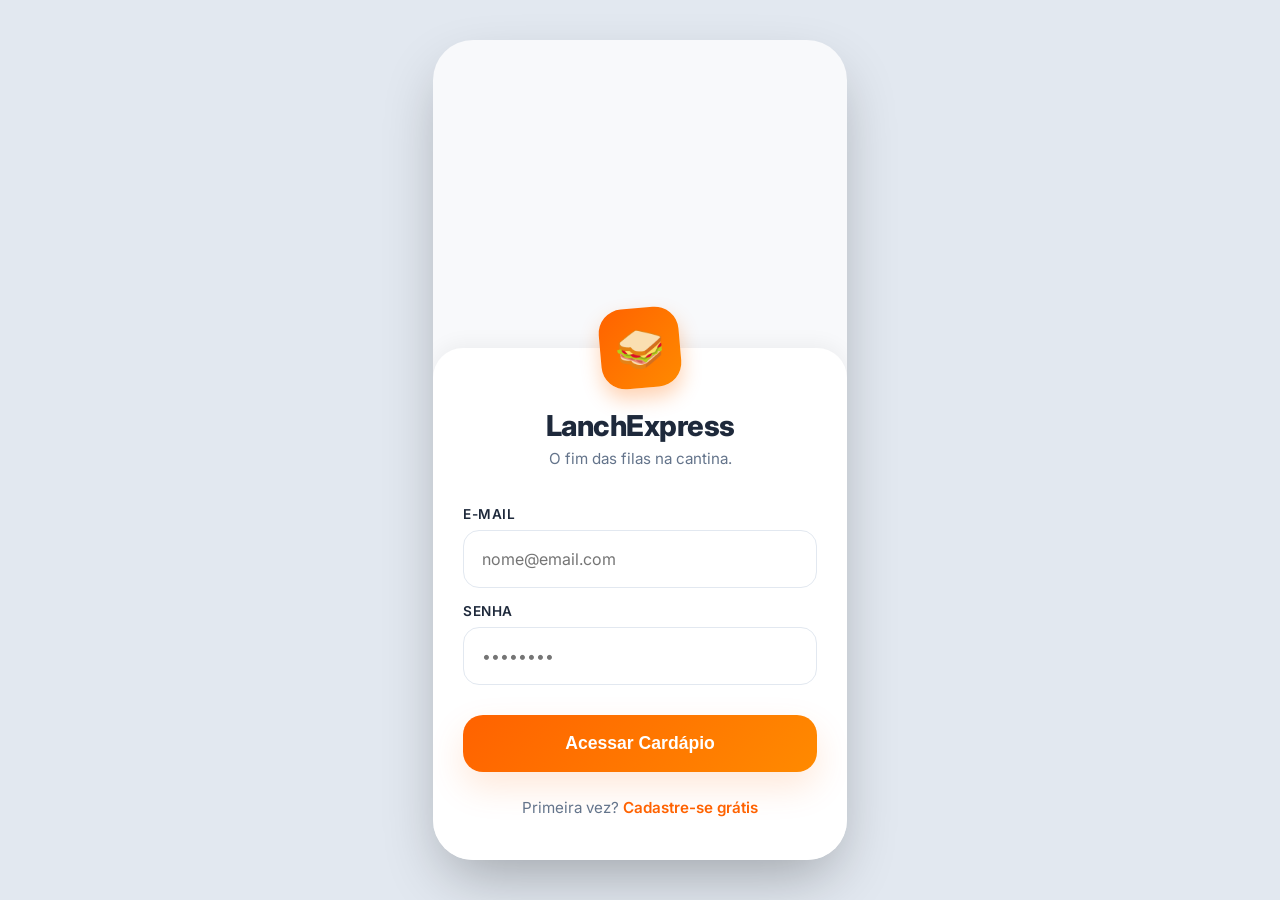
<file: src/main/resources/static/html/index.html>
<!DOCTYPE html>
<html lang="pt-BR">
<head>
    <meta charset="UTF-8">
    <meta name="viewport" content="width=device-width, initial-scale=1.0">
    <title>LanchExpress - Login</title>
    <link rel="stylesheet" href="../css/styles.css">
</head>
<body>
    <div class="app-container" style="justify-content: center; background: url('https://www.transparenttextures.com/patterns/food.png') var(--bg-color); background-blend-mode: multiply;">
        
        <div class="content" style="flex: none; padding: 40px 30px; text-align: center; background: var(--white); border-radius: 30px 30px 0 0; margin-top: auto; box-shadow: 0 -4px 20px rgba(0,0,0,0.05);">
            
            <div style="margin-top: -80px; margin-bottom: 20px;">
                <div class="brand-logo" style="width: 80px; height: 80px; background: linear-gradient(135deg, var(--primary-color), #ff8a00); border-radius: 24px; display: inline-flex; align-items: center; justify-content: center; box-shadow: 0 10px 20px rgba(255, 107, 0, 0.3); transform: rotate(-5deg);">
                    <span style="font-size: 2.5rem; transform: rotate(5deg);">🥪</span>
                </div>
            </div>

            <h1 style="color: var(--text-dark); font-weight: 800; font-size: 1.8rem; margin-bottom: 5px; letter-spacing: -0.5px;">LanchExpress</h1>
            <p style="color: var(--text-light); margin-bottom: 35px; font-size: 0.95rem;">O fim das filas na cantina.</p>
            
            <form id="loginForm" style="width: 100%; text-align: left;">

                <div class="form-group">
                    <label for="email">E-mail</label>
                    <input type="email" id="email" class="form-control" placeholder="nome@email.com" required>
                </div>

                <div class="form-group" style="margin-top: 15px;">
                    <label for="senha">Senha</label>
                    <input type="password" id="senha" class="form-control" placeholder="••••••••" required>
                </div>

                <div style="margin-top: 30px;">
                    <button type="submit" class="btn" id="btnLogin">Acessar Cardápio</button>
                </div>
            </form>
            <script>
                document.getElementById('loginForm').addEventListener('submit', async (ev) => {
                    ev.preventDefault();
                    const email = document.getElementById('email').value.trim();
                    const senha = document.getElementById('senha').value;

                    if (!/^[^\s@]+@[^\s@]+\.[^\s@]+$/.test(email)) {
                        showPremiumAlert('E-mail inválido.', 'error'); return;
                    }
                    if (senha.length === 0) {
                        showPremiumAlert('Informe sua senha.', 'error'); return;
                    }

                    const btn = document.getElementById('btnLogin');
                    btn.disabled = true; btn.innerText = 'Entrando...';
                    try {
                        const cliente = await ApiService.login(email, senha);
                        localStorage.setItem('lanchexpress_cliente_id', cliente.id);
                        localStorage.setItem('lanchexpress_cliente_nome', cliente.nome);
                        window.location.href = 'produtos.html';
                    } catch (err) {
                        showPremiumAlert(err.message || 'Falha ao autenticar.', 'error');
                        btn.disabled = false; btn.innerText = 'Acessar Cardápio';
                    }
                });
            </script>
            
            <div style="margin-top: 25px;">
                <p style="font-size: 0.95rem; color: var(--text-light);">
                    Primeira vez? <a href="cadastro.html" class="text-link" style="display: inline; margin-top: 0; font-weight: 600;">Cadastre-se grátis</a>
                </p>
            </div>
        </div>
    </div>
    <script src="../js/script.js"></script>
</body>
</html>
</file>
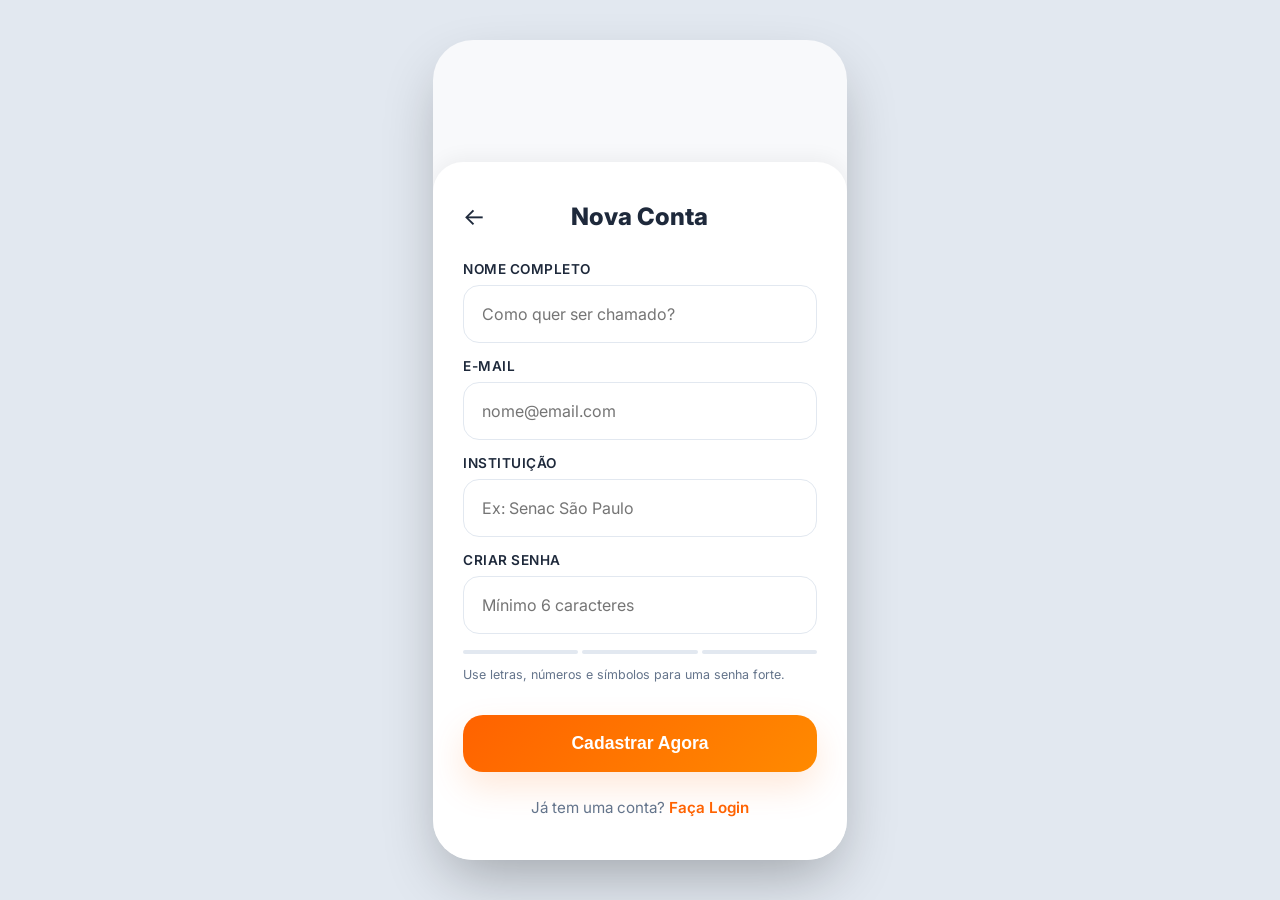
<file: src/main/resources/static/html/cadastro.html>
<!DOCTYPE html>
<html lang="pt-BR">
<head>
    <meta charset="UTF-8">
    <meta name="viewport" content="width=device-width, initial-scale=1.0">
    <title>LanchExpress - Cadastre-se</title>
    <link rel="stylesheet" href="../css/styles.css">
</head>
<body>
    <div class="app-container" style="justify-content: center; background: url('https://www.transparenttextures.com/patterns/food.png') var(--bg-color); background-blend-mode: multiply;">
        
        <div class="content" style="flex: none; padding: 40px 30px; text-align: center; background: var(--white); border-radius: 30px 30px 0 0; margin-top: auto; box-shadow: 0 -4px 20px rgba(0,0,0,0.05);">
            
            <div style="display:flex; justify-content: space-between; align-items: center; margin-bottom: 30px;">
                <a href="index.html" style="font-size: 1.5rem; color: var(--text-dark); text-decoration: none;">&larr;</a>
                <h1 style="color: var(--text-dark); font-weight: 800; font-size: 1.5rem; margin: 0;">Nova Conta</h1>
                <div style="width: 24px;"></div>
            </div>
            
            <form id="cadastroForm" style="width: 100%; text-align: left;">

                <div class="form-group">
                    <label for="nome">Nome Completo</label>
                    <input type="text" id="nome" class="form-control" placeholder="Como quer ser chamado?" required>
                </div>

                <div class="form-group" style="margin-top: 15px;">
                    <label for="email">E-mail</label>
                    <input type="email" id="email" class="form-control" placeholder="nome@email.com" required>
                </div>

                <div class="form-group" style="margin-top: 15px;">
                    <label for="instituicao">Instituição</label>
                    <input type="text" id="instituicao" class="form-control" placeholder="Ex: Senac São Paulo">
                </div>

                <div class="form-group" style="margin-top: 15px;">
                    <label for="senha">Criar Senha</label>
                    <input type="password" id="senha" class="form-control" placeholder="Mínimo 6 caracteres" required minlength="6">
                    <div class="password-strength" id="strengthBar">
                        <div class="bar"></div><div class="bar"></div><div class="bar"></div>
                    </div>
                    <p class="password-hint" id="strengthHint">Use letras, números e símbolos para uma senha forte.</p>
                </div>

                <div style="margin-top: 30px;">
                    <button type="submit" class="btn" id="btnCadastrar">Cadastrar Agora</button>
                </div>
            </form>
            <script>
                // Validador de força de senha
                const senhaInput = document.getElementById('senha');
                const strengthBar = document.getElementById('strengthBar');
                const strengthHint = document.getElementById('strengthHint');

                senhaInput.addEventListener('input', () => {
                    const v = senhaInput.value;
                    let score = 0;
                    if (v.length >= 6) score++;
                    if (/[A-Z]/.test(v) && /[a-z]/.test(v)) score++;
                    if (/[0-9]/.test(v) && /[^A-Za-z0-9]/.test(v)) score++;

                    strengthBar.classList.remove('weak', 'medium', 'strong');
                    if (v.length === 0) { strengthHint.innerText = 'Use letras, números e símbolos para uma senha forte.'; return; }
                    if (score <= 1) { strengthBar.classList.add('weak');   strengthHint.innerText = '🔴 Senha fraca'; }
                    else if (score === 2) { strengthBar.classList.add('medium'); strengthHint.innerText = '🟡 Senha média'; }
                    else { strengthBar.classList.add('strong'); strengthHint.innerText = '🟢 Senha forte'; }
                });

                document.getElementById('cadastroForm').addEventListener('submit', async (ev) => {
                    ev.preventDefault();

                    const nome = document.getElementById('nome').value.trim();
                    const email = document.getElementById('email').value.trim();
                    const senha = document.getElementById('senha').value;
                    const instituicao = document.getElementById('instituicao').value.trim();

                    // Validação
                    if (nome.length < 2) { showPremiumAlert('Nome muito curto.', 'error'); return; }
                    if (!/^[^\s@]+@[^\s@]+\.[^\s@]+$/.test(email)) { showPremiumAlert('E-mail inválido.', 'error'); return; }
                    if (senha.length < 6) { showPremiumAlert('A senha deve ter ao menos 6 caracteres.', 'error'); return; }

                    const btn = document.getElementById('btnCadastrar');
                    btn.disabled = true; btn.innerText = 'Enviando...';
                    try {
                        await ApiService.cadastrarCliente({ nome, email, senha, instituicao });
                        showPremiumAlert('Cadastro realizado com sucesso!', 'success', () => {
                            window.location.href = 'index.html';
                        });
                    } catch (err) {
                        showPremiumAlert(err.message || 'Falha no cadastro.', 'error');
                        btn.disabled = false; btn.innerText = 'Cadastrar Agora';
                    }
                });
            </script>
            
            <div style="margin-top: 25px;">
                <p style="font-size: 0.95rem; color: var(--text-light);">
                    Já tem uma conta? <a href="index.html" class="text-link" style="display: inline; margin-top: 0; font-weight: 600;">Faça Login</a>
                </p>
            </div>
        </div>
    </div>
    <script src="../js/script.js"></script>
</body>
</html>
</file>
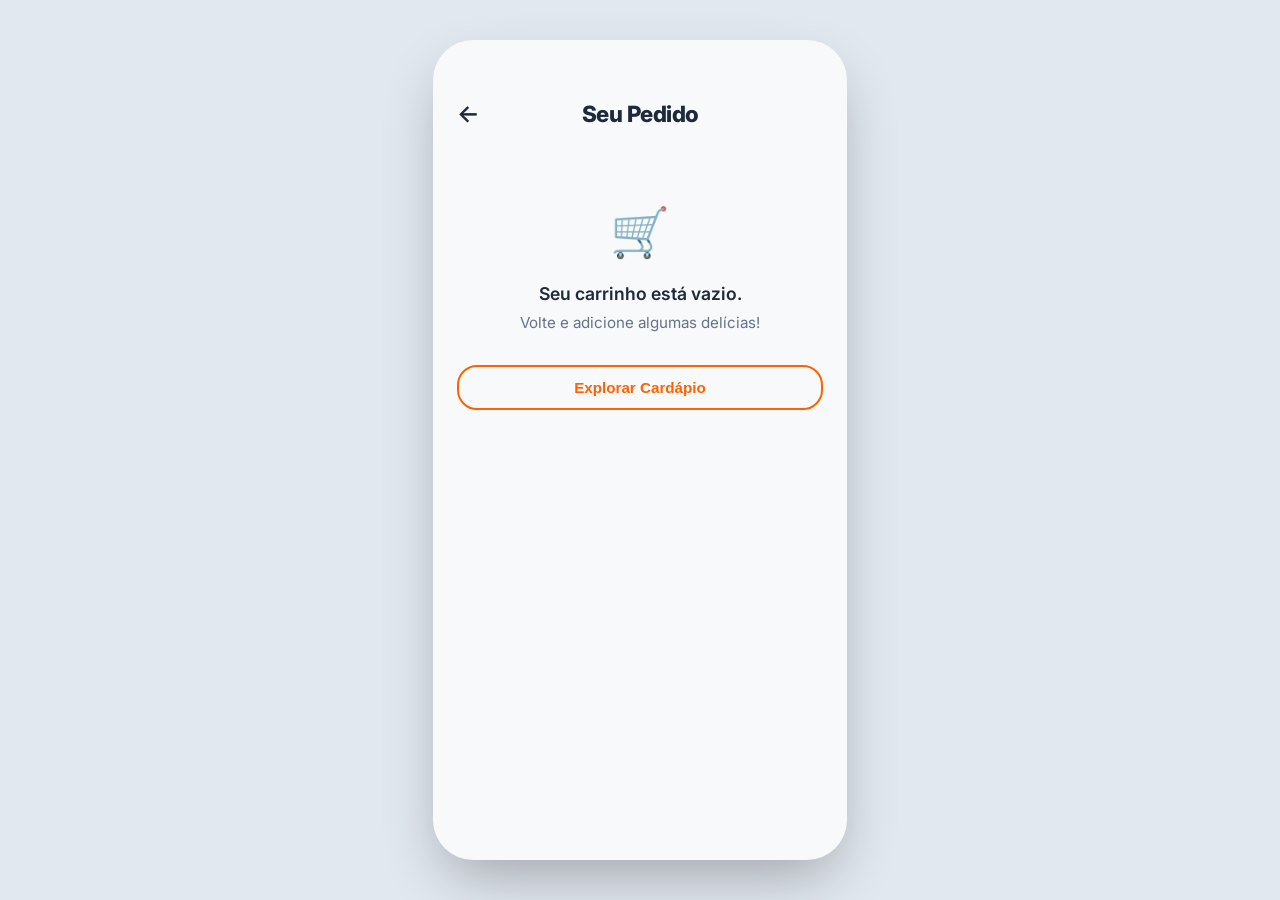
<file: src/main/resources/static/html/carrinho.html>
<!DOCTYPE html>
<html lang="pt-BR">
<head>
    <meta charset="UTF-8">
    <meta name="viewport" content="width=device-width, initial-scale=1.0">
    <title>LanchExpress - Carrinho</title>
    <link rel="stylesheet" href="../css/styles.css">
</head>
<body>
    <div class="app-container">

        <div class="header" style="background: transparent;">
            <a href="produtos.html" class="back-btn">&larr;</a>
            <h1>Seu Pedido</h1>
        </div>
        
        <div class="content" style="padding: 10px 24px 120px 24px; overflow-y: auto;">
            <div id="emptyMsg" class="empty-message" style="display: none; padding-top: 50px;">
                <span style="font-size: 3rem; display: block; margin-bottom: 20px;">🛒</span>
                <p style="font-size: 1.1rem; color: var(--text-dark); font-weight: 600; margin-bottom: 5px;">Seu carrinho está vazio.</p>
                <p style="font-size: 0.95rem;">Volte e adicione algumas delícias!</p>
                <button class="btn btn-outline" style="margin-top: 30px; font-size: 0.95rem; padding: 12px;" onclick="window.location.href='produtos.html'">Explorar Cardápio</button>
            </div>
            
            <div id="cartList" class="cart-list">

            </div>
        </div>


        <div id="checkoutBottomBar" class="bottom-checkout-bar" style="display:none;">
            <div style="display: flex; justify-content: space-between; align-items: center; margin-bottom: 15px; width: 100%;">
                <span style="color: var(--text-light); font-weight: 600; font-size: 0.95rem;">Total a pagar</span>
                <span id="cartTotalText" style="color: var(--primary-color); font-weight: 800; font-size: 1.4rem;">R$ 0,00</span>
            </div>
            <button id="btnFinalizar" class="btn" style="box-shadow: 0 10px 25px rgba(255, 98, 0, 0.4);" onclick="window.location.href='pagamento.html'">Ir para Pagamento</button>
        </div>
    </div>
    <script src="../js/script.js"></script>
</body>
</html>
</file>
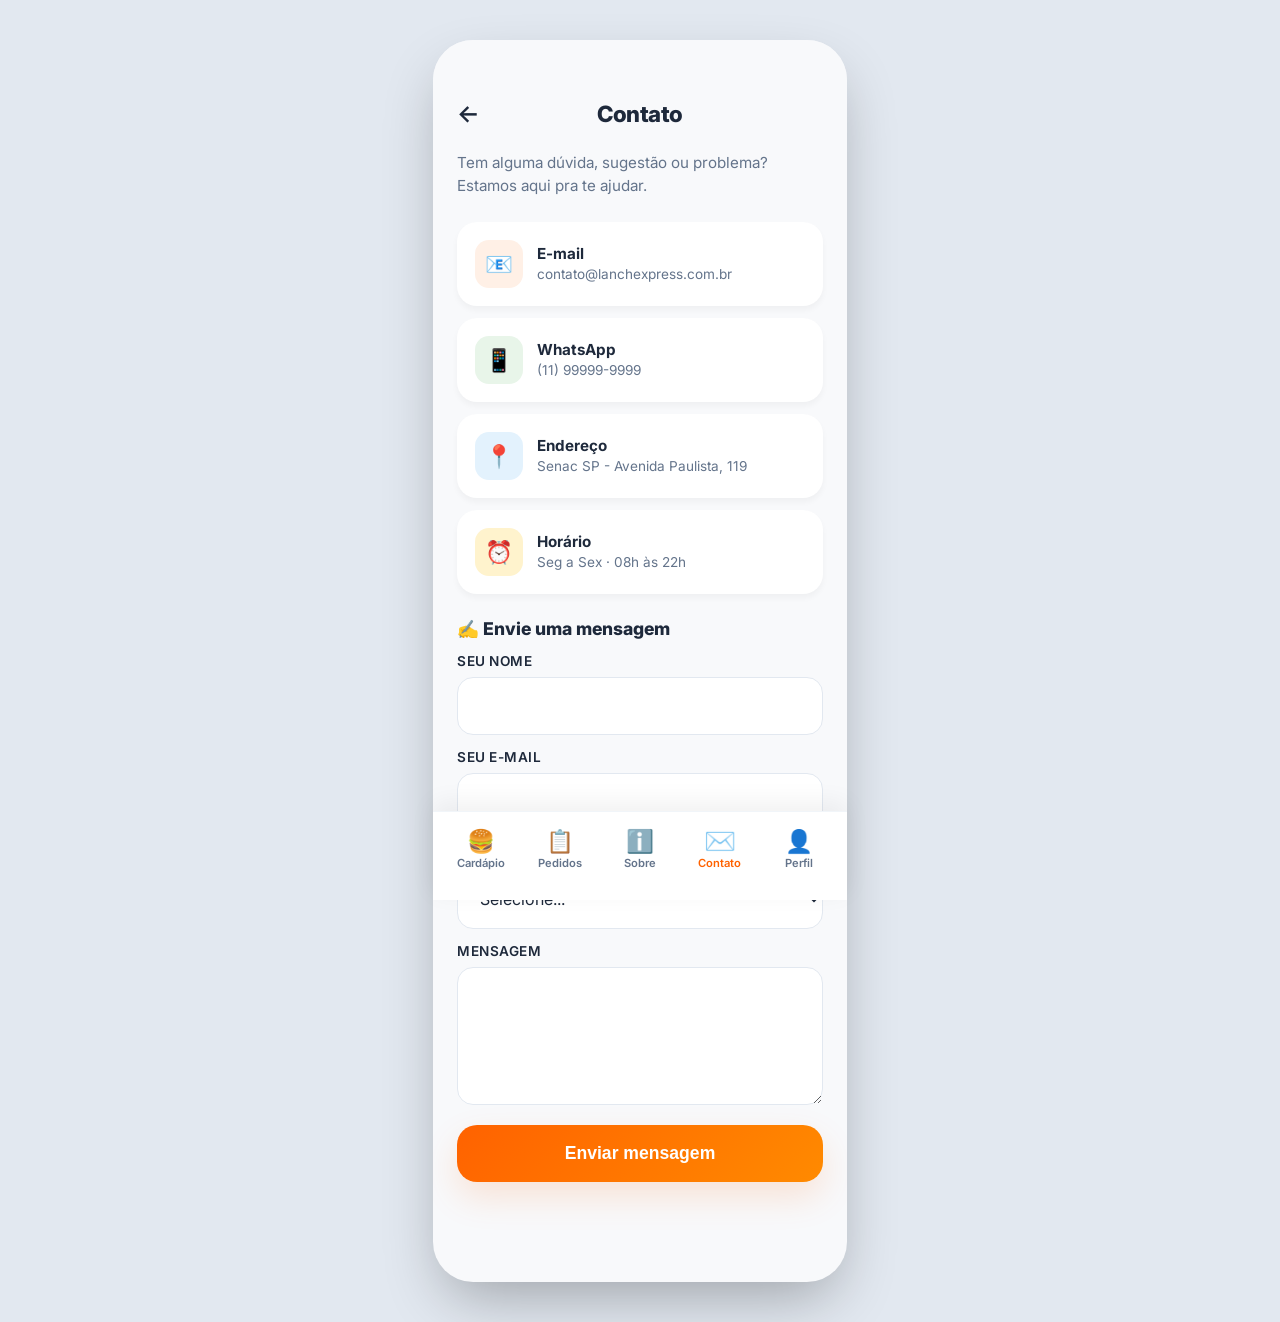
<file: src/main/resources/static/html/contato.html>
<!DOCTYPE html>
<html lang="pt-BR">
<head>
    <meta charset="UTF-8">
    <meta name="viewport" content="width=device-width, initial-scale=1.0">
    <title>LanchExpress - Contato</title>
    <link rel="stylesheet" href="../css/styles.css">
</head>
<body>
    <div class="app-container">

        <div class="header">
            <a href="produtos.html" class="back-btn">&larr;</a>
            <h1>Contato</h1>
        </div>

        <div class="content has-bottom-nav" style="padding: 0 24px 100px 24px;">

            <p style="margin: 10px 0 24px 0;">Tem alguma dúvida, sugestão ou problema? Estamos aqui pra te ajudar.</p>

            <!-- Cards de contato rápido -->
            <div style="display:flex; flex-direction:column; gap:12px; margin-bottom:24px;">

                <a href="mailto:contato@lanchexpress.com.br" style="text-decoration:none; color:inherit; background: var(--white); border-radius: 20px; padding: 18px; box-shadow: var(--shadow-sm); display: flex; align-items: center; gap: 14px;">
                    <div style="width: 48px; height: 48px; background: #FFF0E6; border-radius: 14px; display: flex; align-items: center; justify-content: center; font-size: 1.4rem;">📧</div>
                    <div>
                        <strong style="display:block; font-size:0.95rem;">E-mail</strong>
                        <span style="font-size:0.85rem; color: var(--text-light);">contato@lanchexpress.com.br</span>
                    </div>
                </a>

                <a href="https://wa.me/5511999999999" target="_blank" style="text-decoration:none; color:inherit; background: var(--white); border-radius: 20px; padding: 18px; box-shadow: var(--shadow-sm); display: flex; align-items: center; gap: 14px;">
                    <div style="width: 48px; height: 48px; background: #E8F5E9; border-radius: 14px; display: flex; align-items: center; justify-content: center; font-size: 1.4rem;">📱</div>
                    <div>
                        <strong style="display:block; font-size:0.95rem;">WhatsApp</strong>
                        <span style="font-size:0.85rem; color: var(--text-light);">(11) 99999-9999</span>
                    </div>
                </a>

                <div style="background: var(--white); border-radius: 20px; padding: 18px; box-shadow: var(--shadow-sm); display: flex; align-items: center; gap: 14px;">
                    <div style="width: 48px; height: 48px; background: #E3F2FD; border-radius: 14px; display: flex; align-items: center; justify-content: center; font-size: 1.4rem;">📍</div>
                    <div>
                        <strong style="display:block; font-size:0.95rem;">Endereço</strong>
                        <span style="font-size:0.85rem; color: var(--text-light);">Senac SP - Avenida Paulista, 119</span>
                    </div>
                </div>

                <div style="background: var(--white); border-radius: 20px; padding: 18px; box-shadow: var(--shadow-sm); display: flex; align-items: center; gap: 14px;">
                    <div style="width: 48px; height: 48px; background: #FFF3CD; border-radius: 14px; display: flex; align-items: center; justify-content: center; font-size: 1.4rem;">⏰</div>
                    <div>
                        <strong style="display:block; font-size:0.95rem;">Horário</strong>
                        <span style="font-size:0.85rem; color: var(--text-light);">Seg a Sex · 08h às 22h</span>
                    </div>
                </div>
            </div>

            <!-- Formulário de mensagem -->
            <h3 style="font-size: 1.1rem; font-weight: 800; margin-bottom: 14px;">✍️ Envie uma mensagem</h3>

            <form id="contatoForm">
                <div class="form-group">
                    <label for="cNome">Seu nome</label>
                    <input type="text" id="cNome" class="form-control" required>
                </div>
                <div class="form-group" style="margin-top: 14px;">
                    <label for="cEmail">Seu e-mail</label>
                    <input type="email" id="cEmail" class="form-control" required>
                </div>
                <div class="form-group" style="margin-top: 14px;">
                    <label for="cAssunto">Assunto</label>
                    <select id="cAssunto" class="form-control" required>
                        <option value="">Selecione...</option>
                        <option>Dúvida sobre pedido</option>
                        <option>Problema com pagamento</option>
                        <option>Sugestão de melhoria</option>
                        <option>Quero cadastrar minha cantina</option>
                        <option>Outro</option>
                    </select>
                </div>
                <div class="form-group" style="margin-top: 14px;">
                    <label for="cMensagem">Mensagem</label>
                    <textarea id="cMensagem" class="form-control" rows="5" required style="resize: vertical;"></textarea>
                </div>
                <button type="submit" class="btn" id="btnEnviarContato" style="margin-top: 20px;">Enviar mensagem</button>
            </form>
        </div>
    </div>

    <script src="../js/script.js"></script>
    <script>
        // Pré-preenche se logado
        const nomeLogado = localStorage.getItem('lanchexpress_cliente_nome');
        if (nomeLogado) document.getElementById('cNome').value = nomeLogado;

        document.getElementById('contatoForm').addEventListener('submit', (ev) => {
            ev.preventDefault();
            // Simulação: na fase 4 enviaria para um endpoint /api/contato
            const btn = document.getElementById('btnEnviarContato');
            btn.disabled = true; btn.innerText = 'Enviando...';
            setTimeout(() => {
                showPremiumAlert('Mensagem recebida! Responderemos em até 24h.');
                document.getElementById('contatoForm').reset();
                if (nomeLogado) document.getElementById('cNome').value = nomeLogado;
                btn.disabled = false; btn.innerText = 'Enviar mensagem';
            }, 800);
        });

        document.addEventListener('DOMContentLoaded', () => injetarBottomNav('contato'));
    </script>
</body>
</html>
</file>
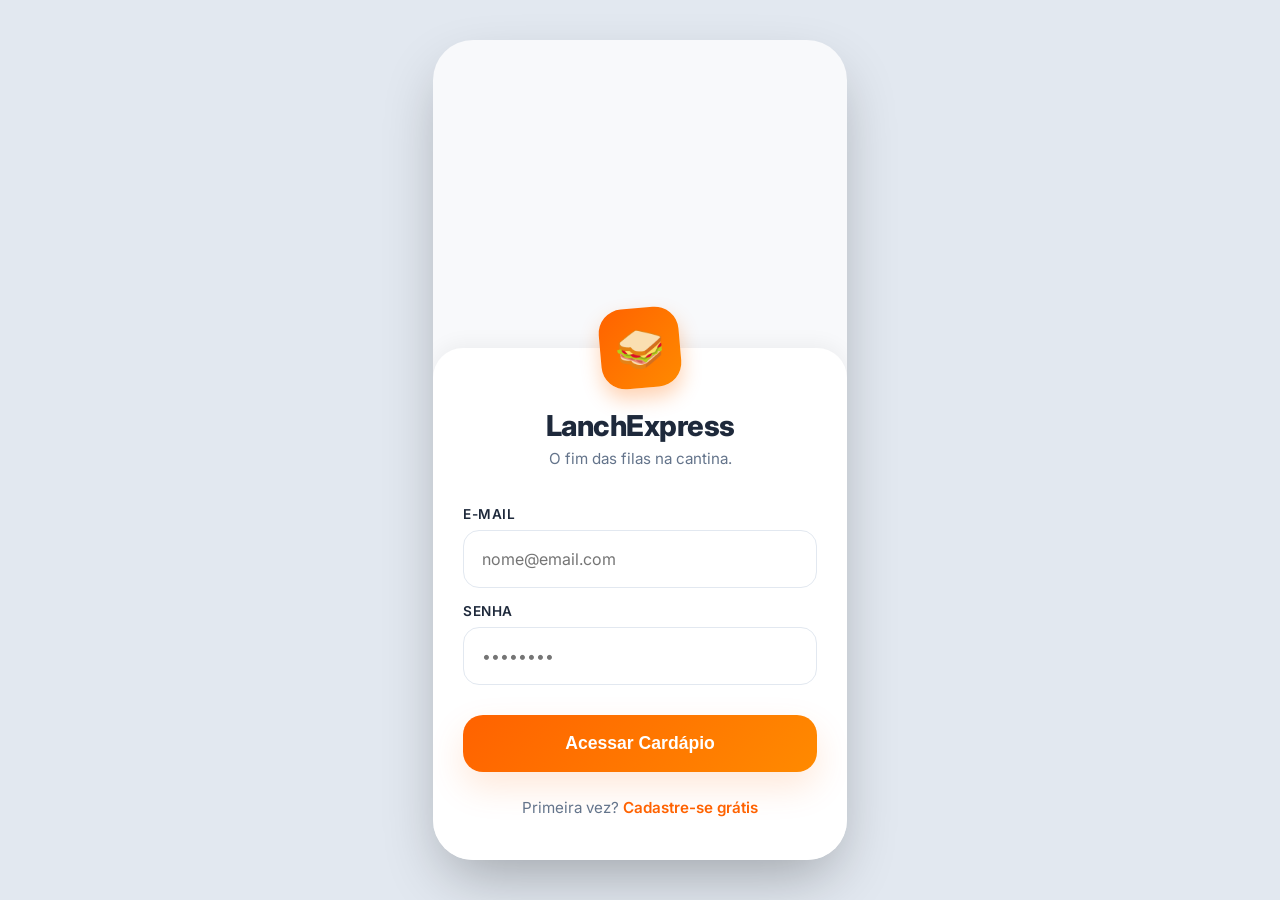
<file: src/main/resources/static/html/historico.html>
<!DOCTYPE html>
<html lang="pt-BR">
<head>
    <meta charset="UTF-8">
    <meta name="viewport" content="width=device-width, initial-scale=1.0">
    <title>LanchExpress - Meus Pedidos</title>
    <link rel="stylesheet" href="../css/styles.css">
</head>
<body>
    <div class="app-container">

        <div class="header">
            <a href="produtos.html" class="back-btn">&larr;</a>
            <h1>Meus Pedidos</h1>
        </div>

        <div class="content has-bottom-nav" style="padding: 10px 24px 100px 24px;">

            <div id="loadingMsg" style="text-align:center; color: var(--text-light); padding: 40px;">
                Carregando pedidos...
            </div>

            <div id="emptyMsg" style="display:none; text-align:center; padding: 60px 20px;">
                <div style="font-size: 4rem; margin-bottom: 16px;">🍽️</div>
                <h2>Nenhum pedido ainda</h2>
                <p style="margin-top: 8px;">Que tal pedir aquele lanche agora?</p>
                <button class="btn" style="margin-top: 24px;" onclick="window.location.href='produtos.html'">Explorar cardápio</button>
            </div>

            <div id="listaPedidos"></div>
        </div>
    </div>

    <script src="../js/script.js"></script>
    <script>
        const clienteId = Number(localStorage.getItem('lanchexpress_cliente_id'));
        if (!clienteId) {
            window.location.href = 'index.html';
        }

        function renderEstrelas(nota) {
            if (!nota) return '';
            let html = '<div class="star-rating readonly" style="margin-top:8px;">';
            for (let i = 1; i <= 5; i++) {
                html += `<span class="star ${i <= nota ? 'filled' : ''}">★</span>`;
            }
            html += '</div>';
            return html;
        }

        async function carregar() {
            try {
                const pedidos = await ApiService.listarPedidosCliente(clienteId);
                document.getElementById('loadingMsg').style.display = 'none';

                if (!pedidos || pedidos.length === 0) {
                    document.getElementById('emptyMsg').style.display = 'block';
                    return;
                }

                const lista = document.getElementById('listaPedidos');
                lista.innerHTML = '';
                pedidos.forEach(p => {
                    const card = document.createElement('div');
                    card.style.cssText = 'background: var(--white); border-radius: 20px; padding: 18px; margin-bottom: 14px; box-shadow: var(--shadow-sm); border: 1px solid #F1F5F9;';

                    const itensTexto = (p.itens || []).map(i =>
                        `${i.quantidade}× ${i.produto.nome}`
                    ).join(', ');

                    const podeAvaliar = p.status === 'RETIRADO' && !p.avaliacao;
                    const botaoAvaliar = podeAvaliar
                        ? `<button class="btn btn-outline" style="padding:10px; font-size:0.9rem; margin-top: 10px;" onclick="abrirAvaliacao(${p.id})">⭐ Avaliar pedido</button>`
                        : '';

                    card.innerHTML = `
                        <div style="display:flex; justify-content:space-between; align-items:flex-start; margin-bottom:8px;">
                            <strong style="font-size:1.05rem;">Pedido #${p.codigoRetirada}</strong>
                            <span class="status-badge status-${p.status}">${StatusLabel[p.status] || p.status}</span>
                        </div>
                        <p style="font-size:0.85rem; color:var(--text-light); margin-bottom:8px;">
                            ${formatarData(p.dataCriacao)}
                        </p>
                        <p style="font-size:0.95rem; color:var(--text-dark); margin-bottom:10px;">${itensTexto}</p>
                        <div style="display:flex; justify-content:space-between; align-items:center;">
                            <span style="color:var(--primary-color); font-weight:800; font-size:1.15rem;">
                                ${formatarMoeda(p.valorTotal)}
                            </span>
                        </div>
                        ${renderEstrelas(p.avaliacao)}
                        ${botaoAvaliar}
                    `;
                    lista.appendChild(card);
                });
            } catch (err) {
                document.getElementById('loadingMsg').innerText = 'Erro ao carregar: ' + err.message;
            }
        }

        function abrirAvaliacao(pedidoId) {
            const overlay = document.createElement('div');
            overlay.className = 'modal-overlay';
            overlay.innerHTML = `
                <div class="modal-sheet" style="position:relative;">
                    <div class="modal-handle"></div>
                    <button class="modal-close" onclick="this.closest('.modal-overlay').remove()">✕</button>
                    <h2 style="text-align:center; margin-bottom:8px;">Como foi seu pedido?</h2>
                    <p style="text-align:center; margin-bottom:20px;">Sua avaliação ajuda a cantina a melhorar.</p>
                    <div class="star-rating" id="estrelas" style="justify-content:center; width:100%;">
                        ${[1,2,3,4,5].map(n => `<span class="star" data-n="${n}">★</span>`).join('')}
                    </div>
                    <div class="form-group" style="margin-top:24px;">
                        <label>Comentário (opcional)</label>
                        <textarea id="comentario" class="form-control" rows="3" style="resize:vertical;"></textarea>
                    </div>
                    <button class="btn" style="margin-top:20px;" id="btnEnviarAval">Enviar avaliação</button>
                </div>
            `;
            document.body.appendChild(overlay);
            requestAnimationFrame(() => overlay.classList.add('show'));

            let nota = 0;
            const stars = overlay.querySelectorAll('.star');
            stars.forEach(star => {
                star.addEventListener('click', () => {
                    nota = Number(star.dataset.n);
                    stars.forEach(s => s.classList.toggle('filled', Number(s.dataset.n) <= nota));
                });
            });

            overlay.querySelector('#btnEnviarAval').addEventListener('click', async () => {
                if (nota === 0) {
                    showPremiumAlert('Escolha uma nota.', 'error');
                    return;
                }
                try {
                    await ApiService.avaliarPedido(pedidoId, nota, overlay.querySelector('#comentario').value);
                    overlay.remove();
                    showPremiumAlert('Obrigado por avaliar!');
                    carregar();
                } catch (err) {
                    showPremiumAlert(err.message, 'error');
                }
            });
        }

        document.addEventListener('DOMContentLoaded', () => {
            injetarBottomNav('historico');
            carregar();
        });
    </script>
</body>
</html>
</file>
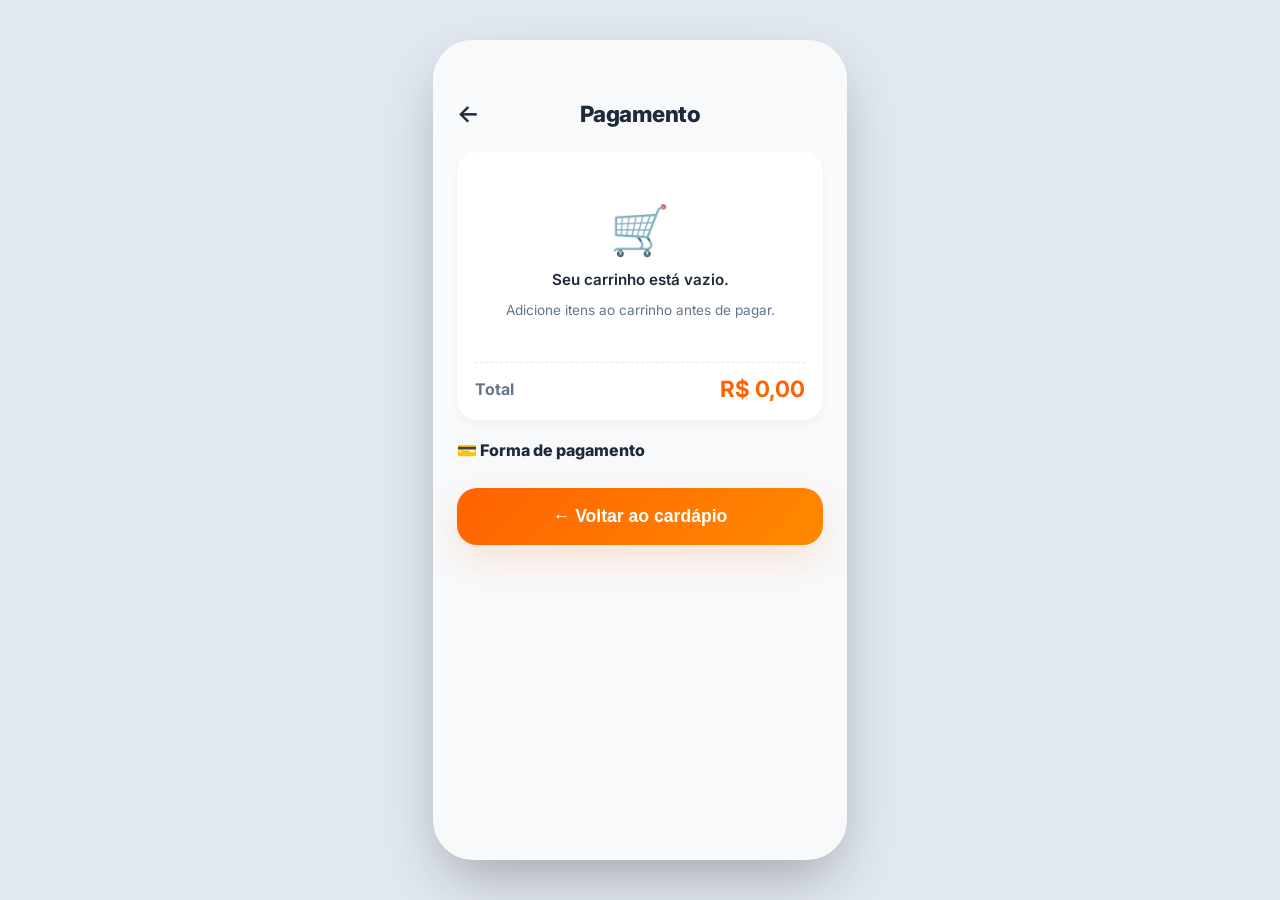
<file: src/main/resources/static/html/pagamento.html>
<!DOCTYPE html>
<html lang="pt-BR">
<head>
    <meta charset="UTF-8">
    <meta name="viewport" content="width=device-width, initial-scale=1.0">
    <title>LanchExpress - Pagamento</title>
    <link rel="stylesheet" href="../css/styles.css">
</head>
<body>
    <div class="app-container">
        <div class="header">
            <a href="carrinho.html" class="back-btn">&larr;</a>
            <h1>Pagamento</h1>
        </div>

        <div class="content" style="padding: 10px 24px 40px 24px;">

            <!-- Resumo do pedido -->
            <div style="background: var(--white); border-radius: 20px; padding: 18px; box-shadow: var(--shadow-sm); margin-bottom: 20px;">
                <h3 style="font-size: 1rem; font-weight: 800; margin-bottom: 12px;">📦 Resumo do pedido</h3>
                <div id="resumoItens" style="margin-bottom: 12px;"></div>
                <hr style="border: none; border-top: 1px dashed #E2E8F0; margin: 12px 0;">
                <div style="display:flex; justify-content:space-between; align-items:center;">
                    <strong style="color: var(--text-light);">Total</strong>
                    <strong id="totalPedido" style="color:var(--primary-color); font-size:1.4rem;">R$ 0,00</strong>
                </div>
            </div>

            <!-- Métodos de pagamento -->
            <h3 style="font-size: 1rem; font-weight: 800; margin-bottom: 12px;">💳 Forma de pagamento</h3>

            <div id="opcoes" style="display:flex; flex-direction:column; gap:10px; margin-bottom: 20px;">
                <button class="metodo-pgto" data-metodo="pix">
                    <span style="font-size: 1.6rem;">💠</span>
                    <div style="flex:1; text-align:left;">
                        <strong style="display:block;">Pix</strong>
                        <span style="font-size:0.8rem; color: var(--text-light);">Aprovação instantânea</span>
                    </div>
                </button>
                <button class="metodo-pgto" data-metodo="credito">
                    <span style="font-size: 1.6rem;">💳</span>
                    <div style="flex:1; text-align:left;">
                        <strong style="display:block;">Cartão de Crédito</strong>
                        <span style="font-size:0.8rem; color: var(--text-light);">Visa, Master, Elo</span>
                    </div>
                </button>
                <button class="metodo-pgto" data-metodo="debito">
                    <span style="font-size: 1.6rem;">💳</span>
                    <div style="flex:1; text-align:left;">
                        <strong style="display:block;">Cartão de Débito</strong>
                        <span style="font-size:0.8rem; color: var(--text-light);">Direto da conta</span>
                    </div>
                </button>
                <button class="metodo-pgto" data-metodo="dinheiro">
                    <span style="font-size: 1.6rem;">💵</span>
                    <div style="flex:1; text-align:left;">
                        <strong style="display:block;">Dinheiro na retirada</strong>
                        <span style="font-size:0.8rem; color: var(--text-light);">Pague no balcão</span>
                    </div>
                </button>
            </div>

            <!-- PIX QR Code (escondido inicialmente) -->
            <div id="pixArea" class="pix-card" style="display:none;">
                <h3 style="font-weight:800; margin-bottom:10px;">Escaneie o QR Code</h3>
                <p style="font-size:0.85rem; margin-bottom:14px;">Aponte a câmera do app do seu banco para o código abaixo:</p>
                <div class="pix-qr" id="pixQR"></div>
                <div class="pix-copy-area" id="pixCopia">00020126360014BR.GOV.BCB.PIX0114+5511999999999...</div>
                <button class="btn btn-outline" style="margin-top: 14px; padding: 12px;" onclick="copiarPix()">📋 Copiar código Pix</button>
            </div>

            <button class="btn" id="btnConfirmar" style="margin-top: 16px;" disabled>Selecione um método</button>
        </div>
    </div>

    <style>
        .metodo-pgto {
            display: flex; align-items: center; gap: 14px;
            background: var(--white); border: 2px solid #E2E8F0;
            padding: 16px; border-radius: 18px; cursor: pointer;
            font-family: 'Inter', sans-serif; transition: var(--transition);
            width: 100%; text-align: left;
        }
        .metodo-pgto:hover { border-color: var(--primary-color); transform: translateY(-1px); }
        .metodo-pgto.selecionado {
            border-color: var(--primary-color);
            background: #FFF7F0;
            box-shadow: 0 6px 18px rgba(255, 98, 0, 0.18);
        }
        .metodo-pgto.selecionado::after {
            content: '✓';
            margin-left: auto;
            background: var(--primary-color); color: white;
            width: 26px; height: 26px; border-radius: 50%;
            display: flex; align-items: center; justify-content: center;
            font-weight: 700;
        }
    </style>

    <script src="../js/script.js"></script>
    <script>
        // === Carrinho ===
        const carrinhoLocal = JSON.parse(localStorage.getItem('lanchexpress_cart')) || [];
        const carrinhoVazio = carrinhoLocal.length === 0;

        // === Renderiza resumo (ou estado vazio) ===
        const resumoEl = document.getElementById('resumoItens');
        const opcoesEl = document.getElementById('opcoes');
        const btnConfirmar = document.getElementById('btnConfirmar');

        let total = 0;

        if (carrinhoVazio) {
            // Estado vazio: oculta opções e mostra CTA pra voltar
            resumoEl.innerHTML = `
                <div style="text-align:center; padding: 30px 10px;">
                    <div style="font-size: 3rem; margin-bottom: 10px;">🛒</div>
                    <p style="font-weight: 600; color: var(--text-dark); margin-bottom: 8px;">Seu carrinho está vazio.</p>
                    <p style="font-size: 0.85rem;">Adicione itens ao carrinho antes de pagar.</p>
                </div>`;
            opcoesEl.style.display = 'none';
            document.querySelector('h3').style.display = 'none';
            btnConfirmar.disabled = false;
            btnConfirmar.innerText = '← Voltar ao cardápio';
            btnConfirmar.onclick = () => window.location.href = 'produtos.html';
        } else {
            carrinhoLocal.forEach(i => {
                total += i.preco * i.quantidade;
                resumoEl.innerHTML += `
                    <div style="display:flex; justify-content:space-between; font-size:0.9rem; padding: 4px 0;">
                        <span>${i.quantidade}× ${i.nome}</span>
                        <span>${formatarMoeda(i.preco * i.quantidade)}</span>
                    </div>`;
            });

            // === Seleção de método (só ativo quando carrinho tem itens) ===
            let metodo = null;
            document.querySelectorAll('.metodo-pgto').forEach(btn => {
                btn.addEventListener('click', () => {
                    document.querySelectorAll('.metodo-pgto').forEach(b => b.classList.remove('selecionado'));
                    btn.classList.add('selecionado');
                    metodo = btn.dataset.metodo;
                    btnConfirmar.disabled = false;
                    btnConfirmar.innerText = (metodo === 'pix' ? 'Já paguei o Pix →' : 'Confirmar pedido →');
                    document.getElementById('pixArea').style.display = (metodo === 'pix') ? 'block' : 'none';
                    if (metodo === 'pix') gerarQrFake();
                });
            });

            btnConfirmar.addEventListener('click', () => {
                if (!metodo) return;
                localStorage.setItem('lanchexpress_metodo_pagamento', metodo);
                window.location.href = 'retirada.html';
            });
        }

        document.getElementById('totalPedido').innerText = formatarMoeda(total);

        // === QR Code "fake" (visual apenas) ===
        function gerarQrFake() {
            const qr = document.getElementById('pixQR');
            qr.innerHTML = '';
            // gera padrão pseudo-aleatório porém estável (baseado no total)
            const seed = Math.floor(total * 100);
            for (let i = 0; i < 21 * 21; i++) {
                const cell = document.createElement('div');
                // 3 quadrados de "posicionador" nos cantos
                const r = Math.floor(i / 21), c = i % 21;
                const isCorner = (r < 7 && c < 7) || (r < 7 && c > 13) || (r > 13 && c < 7);
                if (isCorner) {
                    const onCornerEdge = (r === 0 || c === 0 || r === 6 || c === 6) ||
                                         (r === 0 || c === 14 || r === 6 || c === 20) ||
                                         (r === 14 || c === 0 || r === 20 || c === 6);
                    cell.className = onCornerEdge ? '' : 'empty';
                } else {
                    // padrão pseudo-aleatório baseado em seed
                    const v = (Math.sin((i + 1) * seed) * 10000) % 1;
                    cell.className = (Math.abs(v) > 0.5) ? '' : 'empty';
                }
                qr.appendChild(cell);
            }
            document.getElementById('pixCopia').innerText =
                `00020126360014BR.GOV.BCB.PIX0114+5511999999999520400005303986540${total.toFixed(2).replace('.', '')}5802BR5913LANCHEXPRESS6009SAO PAULO62070503***6304ABCD`;
        }

        function copiarPix() {
            navigator.clipboard.writeText(document.getElementById('pixCopia').innerText)
                .then(() => showPremiumAlert('Código Pix copiado!'))
                .catch(() => showPremiumAlert('Erro ao copiar.', 'error'));
        }

    </script>
</body>
</html>
</file>
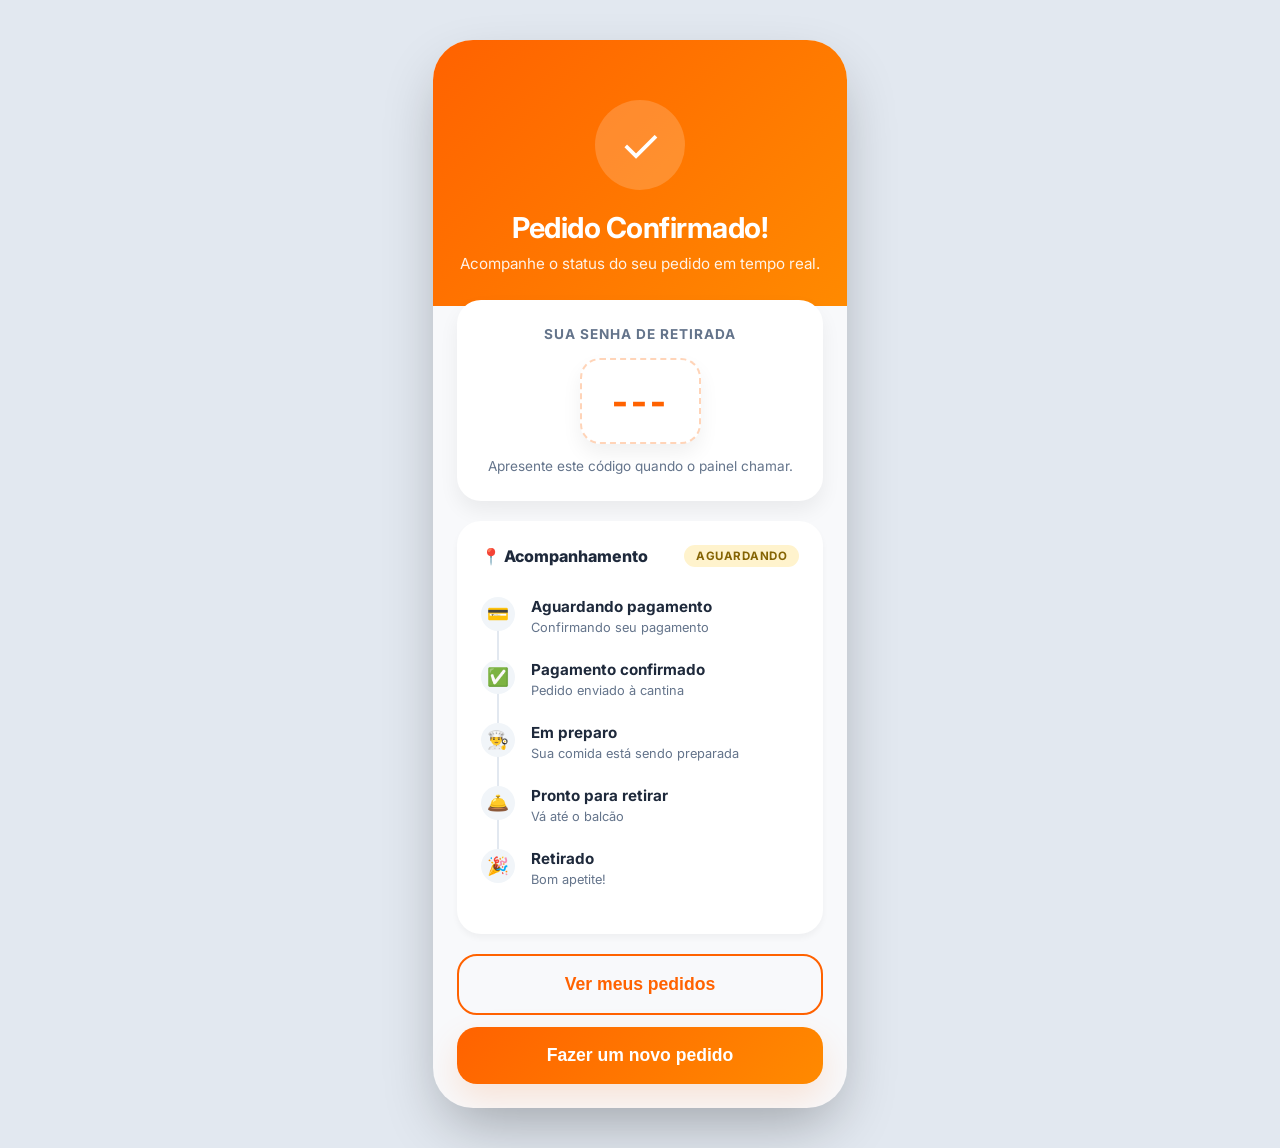
<file: src/main/resources/static/html/retirada.html>
<!DOCTYPE html>
<html lang="pt-BR">
<head>
    <meta charset="UTF-8">
    <meta name="viewport" content="width=device-width, initial-scale=1.0">
    <title>LanchExpress - Retirada</title>
    <link rel="stylesheet" href="../css/styles.css">
</head>
<body>
    <div class="app-container">

        <div class="content-centered" style="background: linear-gradient(135deg, var(--primary-color), #FF8A00); color:var(--white); padding: 60px 24px 30px 24px; flex: none;">
            <div style="background: rgba(255,255,255,0.18); width:90px; height:90px; border-radius:50%; display:flex; align-items:center; justify-content:center; font-size:3rem; margin:0 auto 20px auto;">
                ✓
            </div>
            <h2 style="color:var(--white); font-size: 1.8rem;">Pedido Confirmado!</h2>
            <p style="color:rgba(255,255,255,0.9); margin-top: 8px;">Acompanhe o status do seu pedido em tempo real.</p>
        </div>

        <div class="content" style="padding: 24px; margin-top: -30px;">

            <!-- Card do código de retirada -->
            <div style="background: var(--white); border-radius: 24px; padding: 24px; box-shadow: var(--shadow-md); text-align:center; margin-bottom: 20px;">
                <p style="font-size:0.85rem; color: var(--text-light); text-transform:uppercase; letter-spacing:1px; font-weight:700;">
                    Sua senha de retirada
                </p>
                <div id="codigoRetirada" class="code-box" style="margin: 14px auto 4px auto; display:inline-block;">--</div>
                <p style="font-size:0.85rem; margin-top: 8px;">
                    Apresente este código quando o painel chamar.
                </p>
            </div>

            <!-- Timeline de status -->
            <div style="background: var(--white); border-radius: 24px; padding: 24px; box-shadow: var(--shadow-sm); margin-bottom: 20px;">
                <div style="display:flex; justify-content:space-between; align-items:center; margin-bottom: 8px;">
                    <h3 style="font-size:1rem; font-weight:800;">📍 Acompanhamento</h3>
                    <span id="statusBadge" class="status-badge status-AGUARDANDO_PAGAMENTO">Aguardando</span>
                </div>
                <div class="status-timeline" id="timeline">
                    <div class="timeline-step" data-step="AGUARDANDO_PAGAMENTO">
                        <div class="step-bullet">💳</div>
                        <div class="step-text"><strong>Aguardando pagamento</strong><span>Confirmando seu pagamento</span></div>
                    </div>
                    <div class="timeline-step" data-step="PAGO">
                        <div class="step-bullet">✅</div>
                        <div class="step-text"><strong>Pagamento confirmado</strong><span>Pedido enviado à cantina</span></div>
                    </div>
                    <div class="timeline-step" data-step="EM_PREPARO">
                        <div class="step-bullet">👨‍🍳</div>
                        <div class="step-text"><strong>Em preparo</strong><span>Sua comida está sendo preparada</span></div>
                    </div>
                    <div class="timeline-step" data-step="PRONTO">
                        <div class="step-bullet">🛎️</div>
                        <div class="step-text"><strong>Pronto para retirar</strong><span>Vá até o balcão</span></div>
                    </div>
                    <div class="timeline-step" data-step="RETIRADO">
                        <div class="step-bullet">🎉</div>
                        <div class="step-text"><strong>Retirado</strong><span>Bom apetite!</span></div>
                    </div>
                </div>
            </div>

            <button class="btn btn-outline" style="margin-bottom: 12px;" onclick="window.location.href='historico.html'">
                Ver meus pedidos
            </button>
            <button class="btn" onclick="window.location.href='produtos.html'">
                Fazer um novo pedido
            </button>
        </div>
    </div>

    <script src="../js/script.js"></script>
    <script>
        const STATUS_ORDEM = ['AGUARDANDO_PAGAMENTO', 'PAGO', 'EM_PREPARO', 'PRONTO', 'RETIRADO'];
        let pedidoId = null;
        let pollHandle = null;
        let statusAtual = 'AGUARDANDO_PAGAMENTO';

        async function criarPedidoInicial() {
            const carrinho = JSON.parse(localStorage.getItem('lanchexpress_cart')) || [];
            if (carrinho.length === 0) {
                document.getElementById('codigoRetirada').innerText = '---';
                return;
            }

            const clienteId = Number(localStorage.getItem('lanchexpress_cliente_id')) || null;
            const payload = {
                clienteId,
                itens: carrinho.map(i => ({ produtoId: i.id, quantidade: i.quantidade }))
            };

            try {
                const pedido = await ApiService.criarPedido(payload);
                pedidoId = pedido.id;
                localStorage.setItem('lanchexpress_ultimo_pedido', pedidoId);
                document.getElementById('codigoRetirada').innerText = pedido.codigoRetirada;
                limparCarrinho();
                atualizarStatus(pedido.status);
                iniciarSimulacaoStatus();
            } catch (err) {
                document.getElementById('codigoRetirada').innerText = 'ERRO';
                showPremiumAlert('Falha ao registrar pedido: ' + err.message, 'error');
            }
        }

        function atualizarStatus(novo) {
            statusAtual = novo;
            const idxAtual = STATUS_ORDEM.indexOf(novo);
            document.querySelectorAll('.timeline-step').forEach(step => {
                const idxStep = STATUS_ORDEM.indexOf(step.dataset.step);
                step.classList.remove('done', 'current');
                if (idxStep < idxAtual) step.classList.add('done');
                if (idxStep === idxAtual) step.classList.add('current');
            });
            const badge = document.getElementById('statusBadge');
            badge.className = 'status-badge status-' + novo;
            badge.innerText = StatusLabel[novo] || novo;

            if (novo === 'PRONTO') {
                showPremiumAlert('🛎️ Seu pedido está pronto! Vá até o balcão.');
            }
            if (novo === 'RETIRADO' && pedidoId) {
                clearInterval(pollHandle);
                setTimeout(() => abrirAvaliacao(pedidoId), 1500);
            }
        }

        // Simulação de avanço de status (na realidade, viria do funcionário da cantina via PATCH).
        // Aqui simulamos a evolução para fins de demonstração.
        function iniciarSimulacaoStatus() {
            const transicoes = [
                { proximo: 'PAGO', delay: 2500 },
                { proximo: 'EM_PREPARO', delay: 5000 },
                { proximo: 'PRONTO', delay: 8000 },
                { proximo: 'RETIRADO', delay: 12000 }
            ];
            transicoes.forEach(t => {
                setTimeout(() => atualizarStatus(t.proximo), t.delay);
            });
        }

        function abrirAvaliacao(idPedido) {
            const overlay = document.createElement('div');
            overlay.className = 'modal-overlay';
            overlay.innerHTML = `
                <div class="modal-sheet" style="position:relative; text-align:center;">
                    <div class="modal-handle"></div>
                    <button class="modal-close" id="closeAv">✕</button>
                    <div style="font-size: 3rem;">🎉</div>
                    <h2 style="margin-top: 8px;">Como foi sua experiência?</h2>
                    <p style="margin-bottom: 24px;">Sua avaliação ajuda a cantina a melhorar.</p>
                    <div class="star-rating" id="estrelas" style="justify-content:center; width:100%;">
                        ${[1,2,3,4,5].map(n => `<span class="star" data-n="${n}">★</span>`).join('')}
                    </div>
                    <div class="form-group" style="margin-top:24px; text-align:left;">
                        <label>Conte mais (opcional)</label>
                        <textarea id="comentarioAv" class="form-control" rows="3" style="resize:vertical;"></textarea>
                    </div>
                    <button class="btn" style="margin-top:20px;" id="btnEnviarAv">Enviar avaliação</button>
                </div>
            `;
            document.body.appendChild(overlay);
            requestAnimationFrame(() => overlay.classList.add('show'));

            let nota = 0;
            const stars = overlay.querySelectorAll('.star');
            stars.forEach(star => {
                star.addEventListener('click', () => {
                    nota = Number(star.dataset.n);
                    stars.forEach(s => s.classList.toggle('filled', Number(s.dataset.n) <= nota));
                });
            });

            const fechar = () => { overlay.classList.remove('show'); setTimeout(() => overlay.remove(), 300); };
            overlay.querySelector('#closeAv').addEventListener('click', fechar);

            overlay.querySelector('#btnEnviarAv').addEventListener('click', async () => {
                if (nota === 0) { showPremiumAlert('Escolha uma nota.', 'error'); return; }
                try {
                    await ApiService.avaliarPedido(idPedido, nota, overlay.querySelector('#comentarioAv').value);
                    fechar();
                    showPremiumAlert('Obrigado pela sua avaliação! 🙏');
                } catch (err) {
                    showPremiumAlert(err.message, 'error');
                }
            });
        }

        document.addEventListener('DOMContentLoaded', criarPedidoInicial);
    </script>
</body>
</html>
</file>
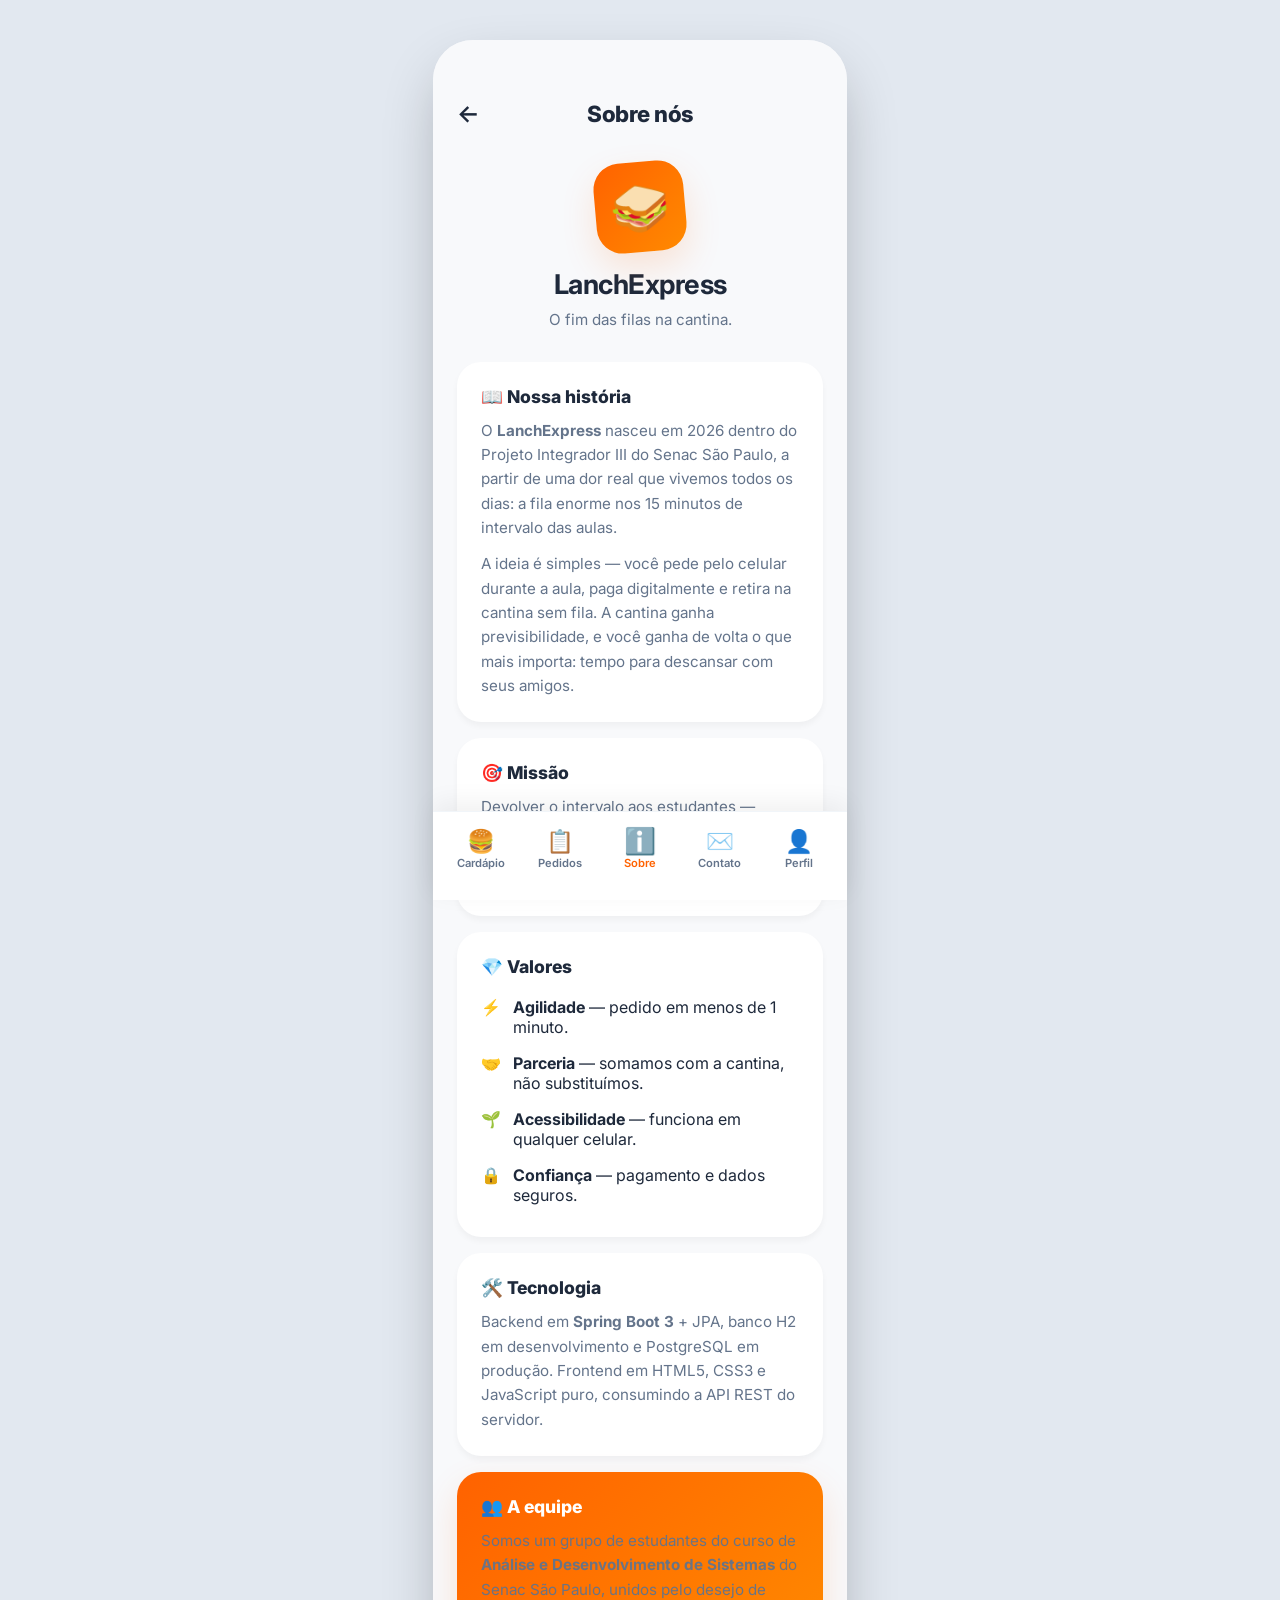
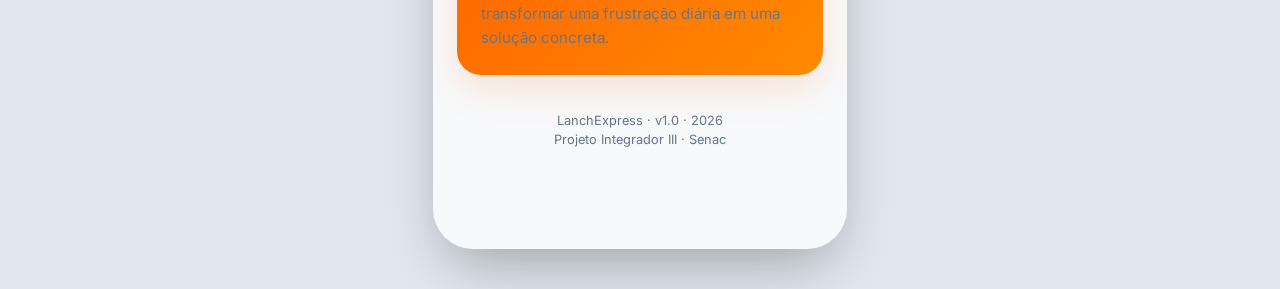
<file: src/main/resources/static/html/sobre.html>
<!DOCTYPE html>
<html lang="pt-BR">
<head>
    <meta charset="UTF-8">
    <meta name="viewport" content="width=device-width, initial-scale=1.0">
    <title>LanchExpress - Sobre nós</title>
    <link rel="stylesheet" href="../css/styles.css">
</head>
<body>
    <div class="app-container">

        <div class="header">
            <a href="produtos.html" class="back-btn">&larr;</a>
            <h1>Sobre nós</h1>
        </div>

        <div class="content has-bottom-nav" style="padding: 0 24px 100px 24px;">

            <div style="text-align: center; padding: 20px 0 30px 0;">
                <div style="width: 90px; height: 90px; margin: 0 auto 16px auto;
                            background: linear-gradient(135deg, var(--primary-color), #ff8a00);
                            border-radius: 26px; display: flex; align-items: center; justify-content: center;
                            box-shadow: var(--shadow-lg); transform: rotate(-5deg);">
                    <span style="font-size: 3rem; transform: rotate(5deg);">🥪</span>
                </div>
                <h2 style="font-size: 1.7rem;">LanchExpress</h2>
                <p style="margin-top: 6px;">O fim das filas na cantina.</p>
            </div>

            <section style="background: var(--white); border-radius: 24px; padding: 24px; box-shadow: var(--shadow-sm); margin-bottom: 16px;">
                <h3 style="font-size: 1.1rem; font-weight: 800; margin-bottom: 12px; color: var(--text-dark);">📖 Nossa história</h3>
                <p style="font-size: 0.95rem; line-height: 1.6; margin-bottom: 12px;">
                    O <strong>LanchExpress</strong> nasceu em 2026 dentro do Projeto Integrador
                    III do Senac São Paulo, a partir de uma dor real que vivemos todos os dias:
                    a fila enorme nos 15 minutos de intervalo das aulas.
                </p>
                <p style="font-size: 0.95rem; line-height: 1.6;">
                    A ideia é simples — você pede pelo celular durante a aula, paga digitalmente
                    e retira na cantina sem fila. A cantina ganha previsibilidade, e você ganha
                    de volta o que mais importa: tempo para descansar com seus amigos.
                </p>
            </section>

            <section style="background: var(--white); border-radius: 24px; padding: 24px; box-shadow: var(--shadow-sm); margin-bottom: 16px;">
                <h3 style="font-size: 1.1rem; font-weight: 800; margin-bottom: 12px;">🎯 Missão</h3>
                <p style="font-size: 0.95rem; line-height: 1.6;">
                    Devolver o intervalo aos estudantes — eliminando filas em cantinas de
                    escolas e universidades através de tecnologia simples e acessível.
                </p>
            </section>

            <section style="background: var(--white); border-radius: 24px; padding: 24px; box-shadow: var(--shadow-sm); margin-bottom: 16px;">
                <h3 style="font-size: 1.1rem; font-weight: 800; margin-bottom: 12px;">💎 Valores</h3>
                <ul style="list-style: none; padding: 0;">
                    <li style="display: flex; gap: 12px; padding: 8px 0;">
                        <span>⚡</span><span><strong>Agilidade</strong> — pedido em menos de 1 minuto.</span>
                    </li>
                    <li style="display: flex; gap: 12px; padding: 8px 0;">
                        <span>🤝</span><span><strong>Parceria</strong> — somamos com a cantina, não substituímos.</span>
                    </li>
                    <li style="display: flex; gap: 12px; padding: 8px 0;">
                        <span>🌱</span><span><strong>Acessibilidade</strong> — funciona em qualquer celular.</span>
                    </li>
                    <li style="display: flex; gap: 12px; padding: 8px 0;">
                        <span>🔒</span><span><strong>Confiança</strong> — pagamento e dados seguros.</span>
                    </li>
                </ul>
            </section>

            <section style="background: var(--white); border-radius: 24px; padding: 24px; box-shadow: var(--shadow-sm); margin-bottom: 16px;">
                <h3 style="font-size: 1.1rem; font-weight: 800; margin-bottom: 12px;">🛠️ Tecnologia</h3>
                <p style="font-size: 0.95rem; line-height: 1.6;">
                    Backend em <strong>Spring Boot 3</strong> + JPA, banco H2 em desenvolvimento
                    e PostgreSQL em produção. Frontend em HTML5, CSS3 e JavaScript puro,
                    consumindo a API REST do servidor.
                </p>
            </section>

            <section style="background: linear-gradient(135deg, var(--primary-color), #ff8a00); color: var(--white); border-radius: 24px; padding: 24px; box-shadow: var(--shadow-lg); margin-bottom: 16px;">
                <h3 style="font-size: 1.1rem; font-weight: 800; margin-bottom: 12px;">👥 A equipe</h3>
                <p style="font-size: 0.95rem; line-height: 1.6; opacity: 0.95;">
                    Somos um grupo de estudantes do curso de <strong>Análise e
                    Desenvolvimento de Sistemas</strong> do Senac São Paulo, unidos pelo
                    desejo de transformar uma frustração diária em uma solução concreta.
                </p>
            </section>

            <p style="text-align: center; font-size: 0.8rem; color: var(--text-light); margin-top: 20px;">
                LanchExpress · v1.0 · 2026<br>Projeto Integrador III · Senac
            </p>
        </div>
    </div>
    <script src="../js/script.js"></script>
    <script>
        document.addEventListener('DOMContentLoaded', () => injetarBottomNav('sobre'));
    </script>
</body>
</html>
</file>
<file: src/main/resources/static/css/styles.css>
@import url('https://fonts.googleapis.com/css2?family=Inter:wght@400;500;600;700;800&display=swap');

:root {
  --primary-color: #FF6200;
  --primary-hover: #E55800;
  --bg-color: #F8F9FB;
  --white: #FFFFFF;
  --text-dark: #1E293B;
  --text-light: #64748B;
  --border-radius: 20px;
  --transition: all 0.3s cubic-bezier(0.4, 0, 0.2, 1);
  --shadow-sm: 0 4px 6px rgba(0,0,0,0.04);
  --shadow-md: 0 10px 20px rgba(0,0,0,0.06);
  --shadow-lg: 0 15px 35px rgba(255, 98, 0, 0.15);
}

* {
  margin: 0; padding: 0; box-sizing: border-box;
}

body {
  font-family: 'Inter', sans-serif;
  background-color: #E2E8F0; 
  color: var(--text-dark);
  display: flex; justify-content: center; align-items: flex-start;
  min-height: 100vh;
  padding: 40px 20px;
}


.app-container {
  width: 100%;
  max-width: 414px;
  background-color: var(--bg-color);
  background-image: url('https://www.transparenttextures.com/patterns/food.png');
  background-blend-mode: multiply;
  box-shadow: 0 25px 60px -12px rgba(0,0,0,0.3);
  overflow: hidden;
  position: relative;
  display: flex;
  flex-direction: column;
  min-height: calc(100vh - 80px); 
  border-radius: 40px;
}


@media (max-width: 480px) {
  body { padding: 0; align-items: stretch; }
  .app-container { min-height: 100vh; border-radius: 0; box-shadow: none; }
}
.content {
  flex: 1;
  display: flex;
  flex-direction: column;
  padding: 0 24px;
}

.content-centered {
  justify-content: center;
  align-items: center;
  text-align: center;
  padding: 40px 24px;
}


.header {
  padding: 60px 24px 15px 24px;
  display: flex;
  align-items: center;
  position: relative;
  background: var(--bg-color);
}
.header h1 {
  font-size: 1.4rem; font-weight: 800; color: var(--text-dark); margin: 0 auto; letter-spacing: -0.5px;
}
.back-btn {
  font-size: 1.5rem; font-weight: 600; color: var(--text-dark); text-decoration: none; position: absolute; left: 24px;
}


h2 { font-size: 1.5rem; font-weight: 700; margin-bottom: 8px; color: var(--text-dark); letter-spacing: -0.5px; }
p { color: var(--text-light); font-size: 0.95rem; line-height: 1.5; }


.btn {
  display: inline-flex; justify-content: center; align-items: center; width: 100%;
  padding: 18px; border: none; border-radius: var(--border-radius);
  background: linear-gradient(135deg, var(--primary-color), #FF8A00);
  color: var(--white); font-size: 1.1rem; font-weight: 700;
  cursor: pointer; text-decoration: none; transition: var(--transition);
  box-shadow: var(--shadow-lg);
}
.btn:hover { transform: translateY(-2px); box-shadow: 0 20px 40px rgba(255, 98, 0, 0.25); }
.btn:active { transform: translateY(1px); }

.btn-outline {
  background: transparent; color: var(--primary-color);
  border: 2px solid var(--primary-color); box-shadow: none;
}
.btn-outline:hover { background: rgba(255, 98, 0, 0.05); }


.form-group { display: flex; flex-direction: column; gap: 8px; width: 100%; text-align: left; }
.form-group label { font-weight: 600; font-size: 0.85rem; color: var(--text-dark); text-transform: uppercase; letter-spacing: 0.5px; }
.form-control {
  width: 100%; padding: 18px; border: 1.5px solid #E2E8F0;
  border-radius: 16px; font-size: 1rem; font-family: 'Inter', sans-serif;
  transition: var(--transition); background-color: var(--white); color: var(--text-dark);
}
.form-control:focus { outline: none; border-color: var(--primary-color); box-shadow: 0 0 0 4px rgba(255, 98, 0, 0.1); }
.text-link { color: var(--primary-color); text-decoration: none; font-size: 0.95rem; font-weight: 600; transition: var(--transition); }
.text-link:hover { text-decoration: underline; }


.top-nav {
  display: flex; justify-content: space-between; align-items: center; padding: 60px 24px 20px 24px;
}
.user-greeting p { font-size: 0.9rem; color: var(--text-light); }
.user-greeting strong { color: var(--text-dark); font-size: 1.3rem; font-weight: 800; display: block; margin-top: 2px; }
.logout-link { font-size: 0.85rem; color: var(--text-light); text-decoration: underline; margin-top: 6px; display: inline-block; }

.page-title { font-size: 2.2rem; font-weight: 800; line-height: 1.1; color: var(--text-dark); letter-spacing: -1px; margin-bottom: 20px; }

.search-bar { 
  display: flex; align-items: center; background: var(--white); padding: 16px 20px; 
  border-radius: 18px; box-shadow: var(--shadow-sm); 
}
.search-bar input { border: none; outline: none; width: 100%; padding-left: 12px; font-size: 1rem; font-family: 'Inter', sans-serif; background: transparent; }
.search-icon { font-size: 1.2rem; }

.categories-scroll { 
  display: flex; flex-wrap: wrap; gap: 10px; padding: 25px 24px 10px 24px; 
}
.category-pill { 
  padding: 12px 24px; background: var(--white); border-radius: 30px; 
  font-weight: 600; font-size: 0.95rem; white-space: nowrap; color: var(--text-light);
  box-shadow: var(--shadow-sm); cursor: pointer; transition: var(--transition);
}
.category-pill.active { background: var(--primary-color); color: var(--white); box-shadow: var(--shadow-lg); font-weight: 700; }

.product-grid { display: flex; flex-direction: column; gap: 20px; padding: 10px 0 120px 0; }
.product-item { 
  display: flex; background: var(--white); border-radius: 24px; padding: 16px; 
  box-shadow: var(--shadow-sm); align-items: center; gap: 16px; transition: var(--transition); border: 1px solid #F1F5F9;
}
.product-item:hover { transform: translateY(-4px); box-shadow: var(--shadow-md); border-color: transparent; }
.product-img { width: 85px; height: 85px; border-radius: 20px; display: flex; justify-content: center; align-items: center; }
.product-details { flex: 1; display: flex; flex-direction: column; justify-content: center; }
.product-title { font-size: 1.15rem; font-weight: 700; margin-bottom: 4px; color: var(--text-dark); letter-spacing: -0.3px; }
.product-desc { font-size: 0.85rem; color: var(--text-light); margin-bottom: 12px; line-height: 1.3; }
.product-bottom { display: flex; justify-content: space-between; align-items: center; }
.product-price { font-size: 1.25rem; font-weight: 800; color: var(--primary-color); }
.add-btn { 
  width: 40px; height: 40px; border-radius: 14px; border: none; background: #FFF0E6; 
  color: var(--primary-color); font-size: 1.5rem; font-weight: 600; cursor: pointer; display: flex; justify-content: center; align-items: center;
  transition: var(--transition);
}
.add-btn:hover { background: var(--primary-color); color: var(--white); box-shadow: 0 4px 15px rgba(255, 98, 0, 0.3); transform: scale(1.05); }
.add-btn:active { transform: scale(0.95); }


.bottom-cart-bar {
  position: fixed; bottom: 0; left: 50%; width: 100%; max-width: 414px; z-index: 100;
  padding: 20px 24px 30px 24px;
  background: var(--white); border-radius: 30px 30px 0 0;
  box-shadow: 0 -15px 40px rgba(0,0,0,0.08);
  display: flex; justify-content: space-between; align-items: center;
  transform: translate(-50%, 150%); transition: transform 0.5s cubic-bezier(0.34, 1.56, 0.64, 1);
  border-top: 1px solid #f1f5f9;
}
.bottom-cart-bar.visible { transform: translate(-50%, 0); }
.cart-info { display: flex; align-items: center; gap: 15px; }
.cart-icon { width: 48px; height: 48px; background: #FFF0E6; border-radius: 16px; display: flex; justify-content: center; align-items: center; font-size: 1.4rem; color: var(--primary-color); }
.cart-qtd { font-size: 0.85rem; color: var(--text-light); font-weight: 600; text-transform: uppercase; letter-spacing: 0.5px; margin-bottom: 2px;}
.cart-total { font-size: 1.2rem; font-weight: 800; color: var(--text-dark); }
.btn-ver-carrinho { 
  background: var(--primary-color); color: var(--white); border: none; padding: 14px 24px; 
  border-radius: 16px; font-weight: 700; font-family: 'Inter'; cursor: pointer;
  box-shadow: 0 8px 20px rgba(255, 98, 0, 0.25); font-size: 1rem; transition: var(--transition);
}
.btn-ver-carrinho:hover { transform: translateY(-2px); box-shadow: 0 12px 25px rgba(255, 98, 0, 0.3); }


.cart-list { display: flex; flex-direction: column; gap: 16px; margin-top: 10px; }
.cart-item { 
  display: flex; background: var(--white); border-radius: 20px; padding: 16px; 
  box-shadow: var(--shadow-sm); align-items: center; gap: 16px; border: 1px solid #F1F5F9;
}
.cart-item-img { 
  width: 60px; height: 60px; border-radius: 16px; background-color: #F8F9FB; 
  display: flex; justify-content: center; align-items: center; font-size: 2.5rem; 
}
.cart-item-details { flex: 1; display: flex; flex-direction: column; justify-content: center; }
.cart-item-details h4 { font-size: 1.05rem; font-weight: 700; margin-bottom: 2px; color: var(--text-dark); }
.cart-item-details .price { color: var(--primary-color); font-weight: 800; font-size: 1.1rem; }

.cart-qtd-controls { 
  display: flex; align-items: center; gap: 12px; background: #F8F9FB; 
  padding: 6px; border-radius: 12px; 
}
.qtd-btn { 
  width: 32px; height: 32px; border-radius: 8px; border: none; background: var(--white); 
  color: var(--primary-color); font-size: 1.2rem; font-weight: 700; cursor: pointer; display: flex; justify-content: center; align-items: center;
  box-shadow: 0 2px 5px rgba(0,0,0,0.05); transition: var(--transition);
}
.qtd-btn:active { transform: scale(0.9); }
.qtd-value { font-weight: 700; font-size: 1.05rem; color: var(--text-dark); width: 20px; text-align: center;}


.bottom-checkout-bar {
  position: fixed; bottom: 0; left: 50%; transform: translateX(-50%); width: 100%; max-width: 414px; padding: 25px 24px;
  background: var(--white); border-radius: 30px 30px 0 0;
  box-shadow: 0 -15px 40px rgba(0,0,0,0.08); border-top: 1px solid #f1f5f9;
  display: flex; flex-direction: column; align-items: center; z-index: 100;
}
.success-icon { font-size: 5rem; text-shadow: 0 10px 20px rgba(76, 175, 80, 0.2); margin-bottom: 20px; }
.code-box { background-color: var(--white); color: var(--primary-color); padding: 20px 30px; border-radius: 20px; font-size: 2.2rem; font-weight: 800; letter-spacing: 3px; margin: 20px 0; border: 2px dashed #FFD4B8; box-shadow: var(--shadow-md); }
.empty-message { text-align: center; color: var(--text-light); padding: 40px 0; font-size: 1.1rem; }


.premium-alert {
  position: fixed;
  top: 40px;
  left: 50%;
  transform: translate(-50%, -100px);
  background: var(--white);
  padding: 16px 24px;
  border-radius: 100px;
  box-shadow: 0 10px 40px rgba(0,0,0,0.15);
  display: flex;
  align-items: center;
  gap: 12px;
  z-index: 9999;
  opacity: 0;
  transition: all 0.4s cubic-bezier(0.34, 1.56, 0.64, 1);
  border: 1px solid #F1F5F9;
}
.premium-alert.show {
  transform: translate(-50%, 0);
  opacity: 1;
}
.alert-icon { font-size: 1.2rem; }
.alert-msg { font-size: 0.95rem; font-weight: 600; color: var(--text-dark); white-space: nowrap; }
.premium-alert.alert-error { border-color: #ffcdd2; }
.premium-alert.alert-error .alert-msg { color: #c62828; }
.premium-alert.alert-info .alert-msg { color: #1565c0; }


/* ==========================================================
   BOTTOM NAVIGATION BAR (fixa no rodapé do app)
   ========================================================== */
.bottom-nav {
  position: fixed; bottom: 0; left: 50%;
  transform: translateX(-50%);
  width: 100%; max-width: 414px;
  background: var(--white);
  display: flex; justify-content: space-around; align-items: center;
  padding: 12px 8px 24px 8px;
  box-shadow: 0 -8px 24px rgba(0,0,0,0.06);
  border-top: 1px solid #F1F5F9;
  z-index: 90;
}
.bottom-nav-item {
  flex: 1; display: flex; flex-direction: column; align-items: center; gap: 4px;
  text-decoration: none; color: var(--text-light); font-size: 0.7rem; font-weight: 600;
  padding: 6px 4px; border-radius: 12px; transition: var(--transition);
  cursor: pointer; background: none; border: none;
}
.bottom-nav-item .nav-icon { font-size: 1.4rem; line-height: 1; }
.bottom-nav-item.active { color: var(--primary-color); }
.bottom-nav-item.active .nav-icon { transform: scale(1.15); }
.bottom-nav-item:hover { color: var(--primary-color); }

/* Quando há bottom-nav, dá margem inferior pro conteúdo não ficar oculto */
.has-bottom-nav { padding-bottom: 100px !important; }


/* ==========================================================
   MODAL / BOTTOM SHEET
   ========================================================== */
.modal-overlay {
  position: fixed; inset: 0;
  background: rgba(0,0,0,0.45);
  z-index: 1000;
  display: flex; align-items: flex-end; justify-content: center;
  opacity: 0; pointer-events: none;
  transition: opacity 0.3s ease;
}
.modal-overlay.show { opacity: 1; pointer-events: auto; }
.modal-sheet {
  width: 100%; max-width: 414px;
  background: var(--white);
  border-radius: 30px 30px 0 0;
  padding: 24px;
  transform: translateY(100%);
  transition: transform 0.4s cubic-bezier(0.34, 1.56, 0.64, 1);
  max-height: 85vh; overflow-y: auto;
}
.modal-overlay.show .modal-sheet { transform: translateY(0); }
.modal-handle {
  width: 40px; height: 4px; background: #E2E8F0;
  border-radius: 2px; margin: 0 auto 20px auto;
}
.modal-close {
  position: absolute; top: 16px; right: 24px;
  background: #F1F5F9; border: none; width: 36px; height: 36px;
  border-radius: 50%; font-size: 1.1rem; cursor: pointer; color: var(--text-dark);
}


/* ==========================================================
   SKELETON LOADER
   ========================================================== */
.skeleton {
  background: linear-gradient(90deg, #f0f0f0 25%, #e8e8e8 50%, #f0f0f0 75%);
  background-size: 200% 100%;
  animation: skeleton-loading 1.4s ease-in-out infinite;
  border-radius: 12px;
}
@keyframes skeleton-loading {
  0% { background-position: 200% 0; }
  100% { background-position: -200% 0; }
}
.skeleton-card {
  display: flex; background: var(--white); border-radius: 24px; padding: 16px;
  gap: 16px; align-items: center; margin-bottom: 16px; box-shadow: var(--shadow-sm);
}
.skeleton-img { width: 85px; height: 85px; border-radius: 20px; }
.skeleton-lines { flex: 1; display: flex; flex-direction: column; gap: 8px; }
.skeleton-line { height: 14px; }
.skeleton-line.w-70 { width: 70%; }
.skeleton-line.w-50 { width: 50%; }
.skeleton-line.w-90 { width: 90%; }


/* ==========================================================
   STATUS BADGE (para pedidos)
   ========================================================== */
.status-badge {
  display: inline-block;
  padding: 4px 12px; border-radius: 100px;
  font-size: 0.72rem; font-weight: 700;
  text-transform: uppercase; letter-spacing: 0.5px;
}
.status-AGUARDANDO_PAGAMENTO { background: #FFF3CD; color: #856404; }
.status-PAGO              { background: #D1ECF1; color: #0C5460; }
.status-EM_PREPARO        { background: #FFE4D6; color: #C84B00; }
.status-PRONTO            { background: #D4EDDA; color: #155724; }
.status-RETIRADO          { background: #E2E3E5; color: #383D41; }
.status-CANCELADO         { background: #F8D7DA; color: #721C24; }


/* ==========================================================
   ESTRELAS DE AVALIAÇÃO
   ========================================================== */
.star-rating { display: inline-flex; gap: 4px; cursor: pointer; }
.star-rating .star {
  font-size: 2.2rem; color: #E2E8F0; transition: var(--transition);
  user-select: none;
}
.star-rating .star.filled { color: #FFC107; transform: scale(1.05); }
.star-rating.readonly { cursor: default; }
.star-rating.readonly .star { font-size: 1.1rem; }


/* ==========================================================
   TIMELINE DE STATUS DO PEDIDO
   ========================================================== */
.status-timeline { display: flex; flex-direction: column; gap: 0; padding: 10px 0; }
.timeline-step {
  display: flex; align-items: flex-start; gap: 16px;
  padding: 12px 0; position: relative;
}
.timeline-step::before {
  content: ''; position: absolute; left: 16px; top: 40px; bottom: -12px;
  width: 2px; background: #E2E8F0;
}
.timeline-step:last-child::before { display: none; }
.timeline-step .step-bullet {
  width: 34px; height: 34px; border-radius: 50%; background: #F1F5F9;
  display: flex; align-items: center; justify-content: center;
  font-size: 1.1rem; flex-shrink: 0; z-index: 1;
}
.timeline-step.done .step-bullet { background: #D4EDDA; color: #155724; }
.timeline-step.current .step-bullet { background: var(--primary-color); color: var(--white); animation: pulse 1.5s infinite; }
@keyframes pulse {
  0%, 100% { box-shadow: 0 0 0 0 rgba(255, 98, 0, 0.5); }
  50%      { box-shadow: 0 0 0 12px rgba(255, 98, 0, 0); }
}
.timeline-step .step-text strong { display: block; font-size: 0.95rem; color: var(--text-dark); }
.timeline-step .step-text span { font-size: 0.8rem; color: var(--text-light); }


/* ==========================================================
   FAVORITO (botão coração no card)
   ========================================================== */
.fav-btn {
  position: absolute; top: 12px; right: 12px;
  background: rgba(255,255,255,0.9); border: none;
  width: 32px; height: 32px; border-radius: 50%;
  font-size: 0.95rem; cursor: pointer;
  display: flex; align-items: center; justify-content: center;
  box-shadow: 0 2px 6px rgba(0,0,0,0.08);
  transition: var(--transition);
}
.fav-btn:hover { transform: scale(1.1); }
.fav-btn.active { color: #E91E63; }
.product-item { position: relative; }


/* ==========================================================
   QR CODE PIX
   ========================================================== */
.pix-card {
  background: var(--white); border-radius: 24px; padding: 24px;
  box-shadow: var(--shadow-md); text-align: center;
  border: 2px dashed #00bdae; margin: 20px 0;
}
.pix-qr {
  display: grid; grid-template-columns: repeat(21, 1fr); gap: 0;
  width: 200px; height: 200px; margin: 0 auto 16px auto;
  background: var(--white); padding: 8px; border-radius: 12px;
  border: 1px solid #E2E8F0;
}
.pix-qr div { background: #1E293B; }
.pix-qr div.empty { background: var(--white); }
.pix-copy-area {
  background: #F8F9FB; padding: 14px; border-radius: 12px;
  font-family: 'Courier New', monospace; font-size: 0.78rem;
  color: var(--text-dark); word-break: break-all; line-height: 1.4;
  margin-top: 12px;
}


/* ==========================================================
   ORDENAÇÃO / FILTRO EXTRA
   ========================================================== */
.sort-bar {
  display: flex; gap: 10px; padding: 0 24px 10px 24px;
  align-items: center; flex-wrap: wrap;
}
.sort-bar select {
  flex: 1; padding: 10px 14px; border-radius: 12px;
  border: 1.5px solid #E2E8F0; background: var(--white);
  font-family: 'Inter', sans-serif; font-size: 0.9rem;
  color: var(--text-dark); cursor: pointer; outline: none;
}
.sort-bar select:focus { border-color: var(--primary-color); }


/* ==========================================================
   STOCK BADGE no card de produto
   ========================================================== */
.stock-tag {
  display: inline-block; font-size: 0.7rem; font-weight: 700;
  padding: 2px 8px; border-radius: 100px; margin-top: 4px;
}
.stock-tag.low { background: #FFE4D6; color: #C84B00; }
.stock-tag.out { background: #F8D7DA; color: #721C24; }
.stock-tag.ok  { background: #D4EDDA; color: #155724; }


/* ==========================================================
   FORÇA DA SENHA
   ========================================================== */
.password-strength {
  display: flex; gap: 4px; margin-top: 8px;
}
.password-strength .bar {
  flex: 1; height: 4px; background: #E2E8F0; border-radius: 2px; transition: var(--transition);
}
.password-strength.weak   .bar:nth-child(1) { background: #f44336; }
.password-strength.medium .bar:nth-child(-n+2) { background: #ff9800; }
.password-strength.strong .bar { background: #4caf50; }
.password-hint {
  font-size: 0.78rem; color: var(--text-light); margin-top: 4px;
}
</file>
